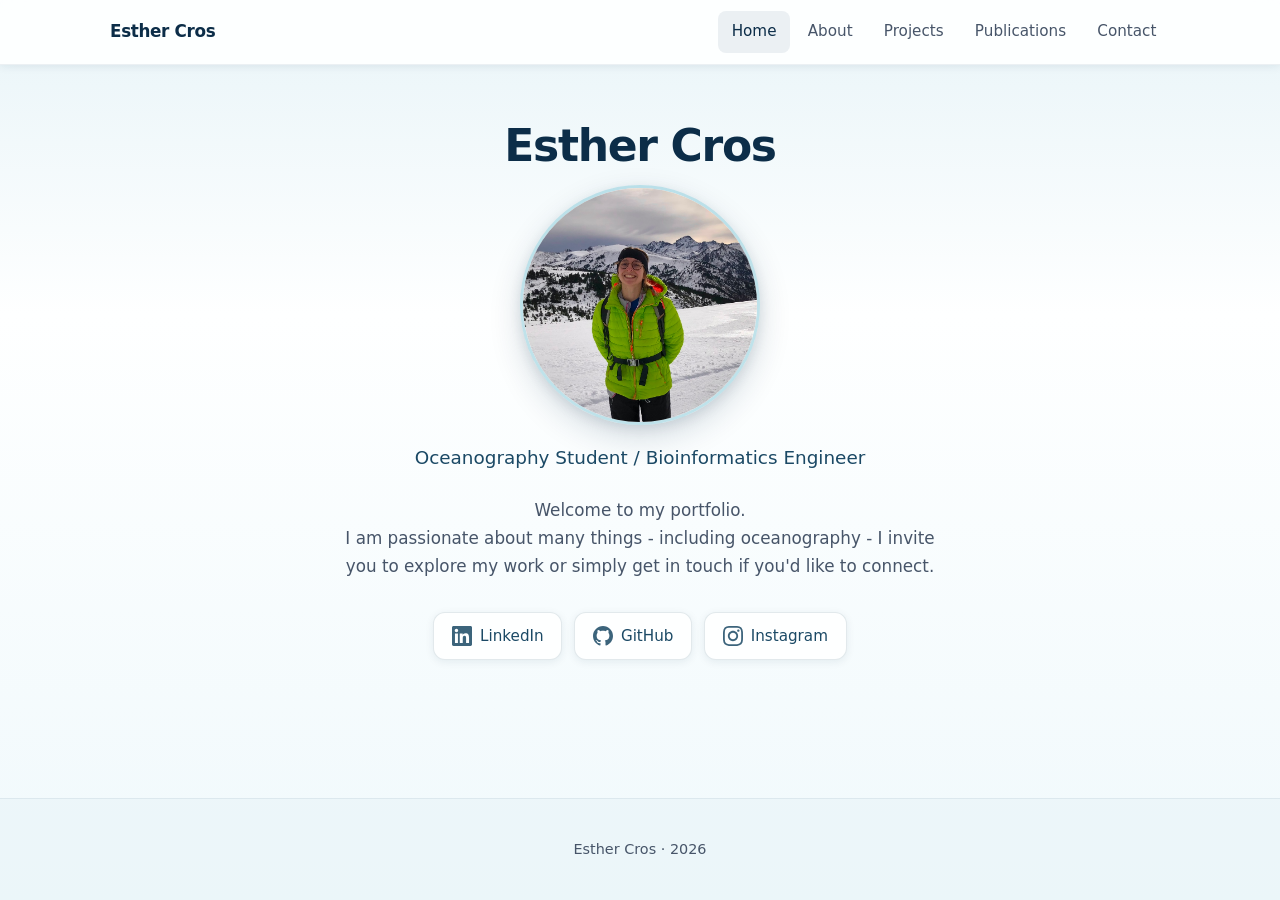
<file: index.html>
<!DOCTYPE html>
<html lang="en">
<head>
  <meta charset="UTF-8">
  <meta name="viewport" content="width=device-width, initial-scale=1.0">
  <meta name="description" content="Esther Cros — Oceanography student and bioinformatics engineer. Portfolio and background.">
  <title>Esther Cros — Portfolio</title>
  <link rel="stylesheet" href="css/style.css">
</head>
<body>
  <a class="skip-link" href="#main">Skip to content</a>
  <header class="site-header">
    <nav class="nav-inner" aria-label="Main">
      <a class="logo" href="index.html">Esther Cros</a>
      <button class="nav-toggle" type="button" aria-expanded="false" aria-controls="nav-menu" aria-label="Open menu">
        <span class="nav-toggle-icon"></span>
      </button>
      <ul id="nav-menu" class="nav-menu">
        <li><a href="index.html" class="active">Home</a></li>
        <li><a href="about.html">About</a></li>
        <li><a href="projects.html">Projects</a></li>
        <li><a href="publications.html">Publications</a></li>
        <li><a href="contact.html">Contact</a></li>
      </ul>
    </nav>
  </header>

  <main id="main">
    <section class="hero">
      <h1 class="hero-name">Esther Cros</h1>
      <figure class="hero-photo-wrap">
        <img class="hero-photo" src="images/profile.jpg" alt="Portrait of Esther Cros" width="240" height="240" loading="lazy">
      </figure>
      <p class="hero-role">Oceanography Student / Bioinformatics Engineer</p>
      <p class="hero-intro">
        Welcome to my portfolio.<br>
        I am passionate about many things - including oceanography - I invite you to explore my work or simply get in touch if you'd like to connect.
      </p>
      <div class="social-row">
        <a class="social-link" href="https://www.linkedin.com/in/esther-cros" target="_blank" rel="noopener noreferrer">
          <svg width="20" height="20" viewBox="0 0 24 24" fill="currentColor" aria-hidden="true"><path d="M20.447 20.452h-3.554v-5.569c0-1.328-.027-3.037-1.852-3.037-1.853 0-2.136 1.445-2.136 2.939v5.667H9.351V9h3.414v1.561h.046c.477-.9 1.637-1.85 3.37-1.85 3.601 0 4.267 2.37 4.267 5.455v6.286zM5.337 7.433c-1.144 0-2.063-.926-2.063-2.065 0-1.138.92-2.063 2.063-2.063 1.14 0 2.064.925 2.064 2.063 0 1.139-.925 2.065-2.064 2.065zm1.782 13.019H3.555V9h3.564v11.452zM22.225 0H1.771C.792 0 0 .774 0 1.729v20.542C0 23.227.792 24 1.771 24h20.451C23.2 24 24 23.227 24 22.271V1.729C24 .774 23.2 0 22.222 0h.003z"/></svg>
          LinkedIn
        </a>
        <a class="social-link" href="https://github.com/esthercrs" target="_blank" rel="noopener noreferrer">
          <svg width="20" height="20" viewBox="0 0 24 24" fill="currentColor" aria-hidden="true"><path d="M12 0c-6.626 0-12 5.373-12 12 0 5.302 3.438 9.8 8.207 11.387.599.111.793-.261.793-.577v-2.234c-3.338.726-4.033-1.416-4.033-1.416-.546-1.387-1.333-1.756-1.333-1.756-1.089-.745.083-.729.083-.729 1.205.084 1.839 1.237 1.839 1.237 1.07 1.834 2.807 1.304 3.492.997.107-.775.418-1.305.762-1.604-2.665-.305-5.467-1.334-5.467-5.931 0-1.311.469-2.381 1.236-3.221-.124-.303-.535-1.524.117-3.176 0 0 1.008-.322 3.301 1.23.957-.266 1.983-.399 3.003-.404 1.02.005 2.047.138 3.006.404 2.291-1.552 3.297-1.23 3.297-1.23.653 1.653.242 2.874.118 3.176.77.84 1.235 1.911 1.235 3.221 0 4.609-2.807 5.624-5.479 5.921.43.372.823 1.102.823 2.222v3.293c0 .319.192.694.801.576 4.765-1.589 8.199-6.086 8.199-11.386 0-6.627-5.373-12-12-12z"/></svg>
          GitHub
        </a>
        <a class="social-link" href="https://www.instagram.com/esther.crs" target="_blank" rel="noopener noreferrer">
          <svg width="20" height="20" viewBox="0 0 24 24" fill="currentColor" aria-hidden="true"><path d="M12 2.163c3.204 0 3.584.012 4.85.07 3.252.148 4.771 1.691 4.919 4.919.058 1.265.069 1.645.069 4.849 0 3.205-.012 3.584-.069 4.849-.149 3.225-1.664 4.771-4.919 4.919-1.266.058-1.644.07-4.85.07-3.204 0-3.584-.012-4.849-.07-3.26-.149-4.771-1.699-4.919-4.92-.058-1.265-.07-1.644-.07-4.849 0-3.204.013-3.583.07-4.849.149-3.227 1.664-4.771 4.919-4.919 1.266-.057 1.645-.069 4.849-.069zm0-2.163c-3.259 0-3.667.014-4.947.072-4.358.2-6.78 2.618-6.98 6.98-.059 1.281-.073 1.689-.073 4.948 0 3.259.014 3.668.072 4.948.2 4.358 2.618 6.78 6.98 6.98 1.281.058 1.689.072 4.948.072 3.259 0 3.668-.014 4.948-.072 4.354-.2 6.782-2.618 6.979-6.98.059-1.28.073-1.689.073-4.948 0-3.259-.014-3.667-.072-4.947-.196-4.354-2.617-6.78-6.979-6.98-1.281-.059-1.69-.073-4.949-.073zm0 5.838c-3.403 0-6.162 2.759-6.162 6.162s2.759 6.163 6.162 6.163 6.162-2.759 6.162-6.163c0-3.403-2.759-6.162-6.162-6.162zm0 10.162c-2.209 0-4-1.79-4-4 0-2.209 1.791-4 4-4s4 1.791 4 4c0 2.21-1.791 4-4 4zm6.406-11.845c-.796 0-1.441.645-1.441 1.44s.645 1.44 1.441 1.44c.795 0 1.439-.645 1.439-1.44s-.644-1.44-1.439-1.44z"/></svg>
          Instagram
        </a>
      </div>
    </section>
  </main>

  <footer class="site-footer">
    <p>Esther Cros · <span id="year"></span></p>
  </footer>
  <script src="js/main.js" defer></script>
</body>
</html>
</file>
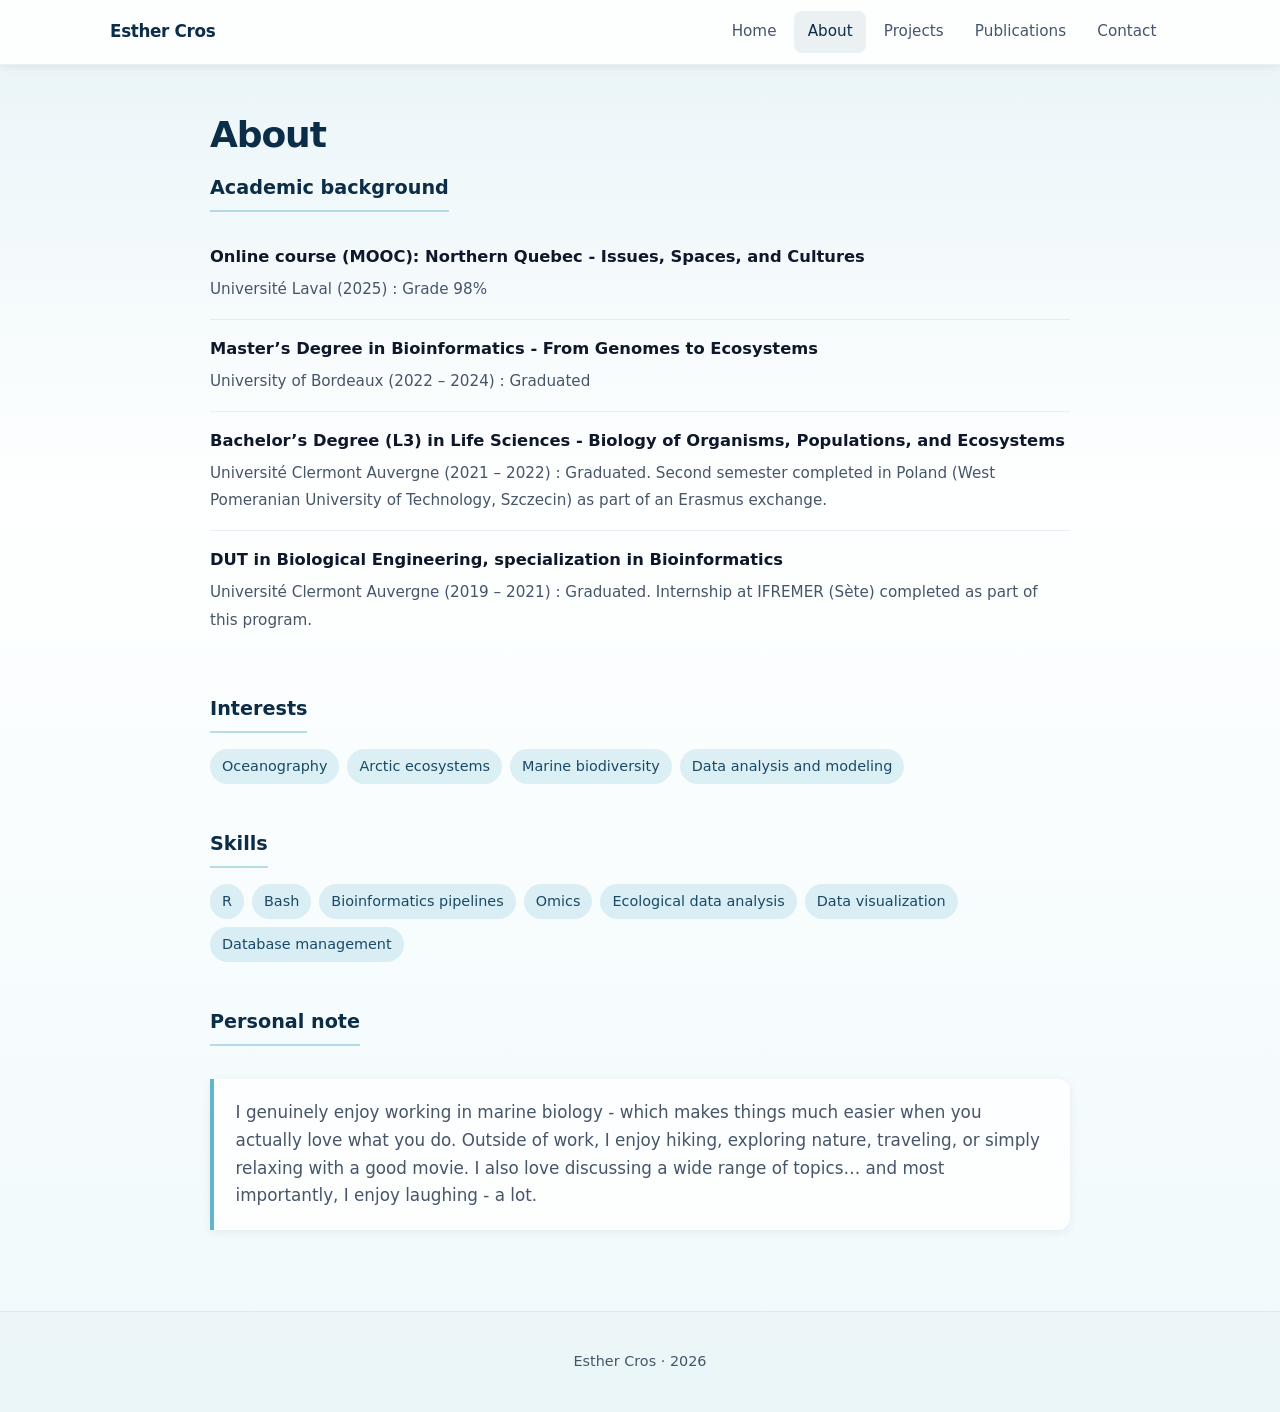
<file: about.html>
<!DOCTYPE html>
<html lang="en">
<head>
  <meta charset="UTF-8">
  <meta name="viewport" content="width=device-width, initial-scale=1.0">
  <meta name="description" content="Academic background, interests, and skills — Esther Cros.">
  <title>About — Esther Cros</title>
  <link rel="stylesheet" href="css/style.css">
</head>
<body>
  <a class="skip-link" href="#main">Skip to content</a>
  <header class="site-header">
    <nav class="nav-inner" aria-label="Main">
      <a class="logo" href="index.html">Esther Cros</a>
      <button class="nav-toggle" type="button" aria-expanded="false" aria-controls="nav-menu" aria-label="Open menu">
        <span class="nav-toggle-icon"></span>
      </button>
      <ul id="nav-menu" class="nav-menu">
        <li><a href="index.html">Home</a></li>
        <li><a href="about.html" class="active">About</a></li>
        <li><a href="projects.html">Projects</a></li>
        <li><a href="publications.html">Publications</a></li>
        <li><a href="contact.html">Contact</a></li>
      </ul>
    </nav>
  </header>

  <main id="main">
    <h1 class="page-title">About</h1>

    <section class="content-section" aria-labelledby="academic-heading">
      <h2 id="academic-heading" class="section-heading">Academic background</h2>
      <ul class="academic-list">
        <li class="academic-item">
          <strong>Online course (MOOC): Northern Quebec - Issues, Spaces, and Cultures</strong>
          <span class="academic-meta">Université Laval (2025) : Grade 98%</span>
        </li>
        <li class="academic-item">
          <strong>Master’s Degree in Bioinformatics - From Genomes to Ecosystems</strong>
          <span class="academic-meta">University of Bordeaux (2022 – 2024) : Graduated</span>
        </li>
        <li class="academic-item">
          <strong>Bachelor’s Degree (L3) in Life Sciences - Biology of Organisms, Populations, and Ecosystems</strong>
          <span class="academic-meta">Université Clermont Auvergne (2021 – 2022) : Graduated. Second semester completed in Poland (West Pomeranian University of Technology, Szczecin) as part of an Erasmus exchange.</span>
        </li>
        <li class="academic-item">
          <strong>DUT in Biological Engineering, specialization in Bioinformatics</strong>
          <span class="academic-meta">Université Clermont Auvergne (2019 – 2021) : Graduated. Internship at IFREMER (Sète) completed as part of this program.</span>
        </li>
      </ul>
    </section>

    <section class="content-section" aria-labelledby="interests-heading">
      <h2 id="interests-heading" class="section-heading">Interests</h2>
      <ul class="tag-list">
        <li class="tag">Oceanography</li>
        <li class="tag">Arctic ecosystems</li>
        <li class="tag">Marine biodiversity</li>
        <li class="tag">Data analysis and modeling</li>
      </ul>
    </section>

    <section class="content-section" aria-labelledby="skills-heading">
      <h2 id="skills-heading" class="section-heading">Skills</h2>
      <ul class="tag-list">
        <li class="tag">R</li>
        <li class="tag">Bash</li>
        <li class="tag">Bioinformatics pipelines</li>
        <li class="tag">Omics</li>
        <li class="tag">Ecological data analysis</li>
        <li class="tag">Data visualization</li>
        <li class="tag">Database management</li>
      </ul>
    </section>

    <section class="content-section" aria-labelledby="personal-heading">
      <h2 id="personal-heading" class="section-heading">Personal note</h2>
      <p class="personal-note">
        I genuinely enjoy working in marine biology - which makes things much easier when you actually love what you do.
        Outside of work, I enjoy hiking, exploring nature, traveling, or simply relaxing with a good movie.
        I also love discussing a wide range of topics… and most importantly, I enjoy laughing - a lot.
      </p>
    </section>
  </main>

  <footer class="site-footer">
    <p>Esther Cros · <span id="year"></span></p>
  </footer>
  <script src="js/main.js" defer></script>
</body>
</html>
</file>
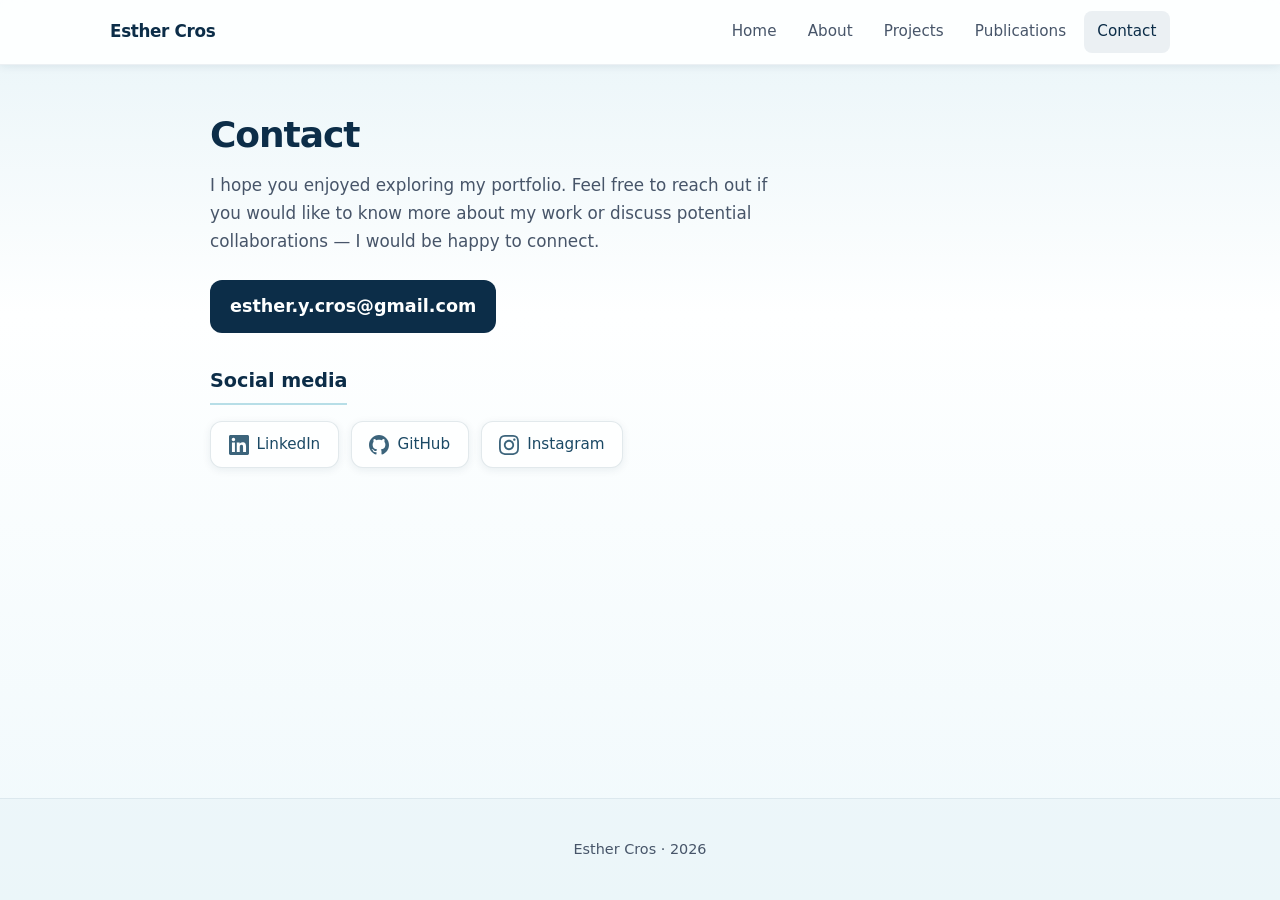
<file: contact.html>
<!DOCTYPE html>
<html lang="en">
<head>
  <meta charset="UTF-8">
  <meta name="viewport" content="width=device-width, initial-scale=1.0">
  <meta name="description" content="Contact Esther Cros.">
  <title>Contact — Esther Cros</title>
  <link rel="stylesheet" href="css/style.css">
</head>
<body>
  <a class="skip-link" href="#main">Skip to content</a>
  <header class="site-header">
    <nav class="nav-inner" aria-label="Main">
      <a class="logo" href="index.html">Esther Cros</a>
      <button class="nav-toggle" type="button" aria-expanded="false" aria-controls="nav-menu" aria-label="Open menu">
        <span class="nav-toggle-icon"></span>
      </button>
      <ul id="nav-menu" class="nav-menu">
        <li><a href="index.html">Home</a></li>
        <li><a href="about.html">About</a></li>
        <li><a href="projects.html">Projects</a></li>
        <li><a href="publications.html">Publications</a></li>
        <li><a href="contact.html" class="active">Contact</a></li>
      </ul>
    </nav>
  </header>

  <main id="main">
    <h1 class="page-title">Contact</h1>
    <p class="contact-lead">
      I hope you enjoyed exploring my portfolio.
      Feel free to reach out if you would like to know more about my work or discuss potential collaborations — I would be happy to connect.
    </p>
    <p class="contact-email-wrap">
      <a class="email-link" href="mailto:esther.y.cros@gmail.com">esther.y.cros@gmail.com</a>
    </p>

    <section class="contact-social" aria-labelledby="contact-social-heading">
      <h2 id="contact-social-heading" class="section-heading">Social media</h2>
      <div class="social-row contact-social-row">
        <a class="social-link" href="https://www.linkedin.com/in/esther-cros" target="_blank" rel="noopener noreferrer">
          <svg width="20" height="20" viewBox="0 0 24 24" fill="currentColor" aria-hidden="true"><path d="M20.447 20.452h-3.554v-5.569c0-1.328-.027-3.037-1.852-3.037-1.853 0-2.136 1.445-2.136 2.939v5.667H9.351V9h3.414v1.561h.046c.477-.9 1.637-1.85 3.37-1.85 3.601 0 4.267 2.37 4.267 5.455v6.286zM5.337 7.433c-1.144 0-2.063-.926-2.063-2.065 0-1.138.92-2.063 2.063-2.063 1.14 0 2.064.925 2.064 2.063 0 1.139-.925 2.065-2.064 2.065zm1.782 13.019H3.555V9h3.564v11.452zM22.225 0H1.771C.792 0 0 .774 0 1.729v20.542C0 23.227.792 24 1.771 24h20.451C23.2 24 24 23.227 24 22.271V1.729C24 .774 23.2 0 22.222 0h.003z"/></svg>
          LinkedIn
        </a>
        <a class="social-link" href="https://github.com/esthercrs" target="_blank" rel="noopener noreferrer">
          <svg width="20" height="20" viewBox="0 0 24 24" fill="currentColor" aria-hidden="true"><path d="M12 0c-6.626 0-12 5.373-12 12 0 5.302 3.438 9.8 8.207 11.387.599.111.793-.261.793-.577v-2.234c-3.338.726-4.033-1.416-4.033-1.416-.546-1.387-1.333-1.756-1.333-1.756-1.089-.745.083-.729.083-.729 1.205.084 1.839 1.237 1.839 1.237 1.07 1.834 2.807 1.304 3.492.997.107-.775.418-1.305.762-1.604-2.665-.305-5.467-1.334-5.467-5.931 0-1.311.469-2.381 1.236-3.221-.124-.303-.535-1.524.117-3.176 0 0 1.008-.322 3.301 1.23.957-.266 1.983-.399 3.003-.404 1.02.005 2.047.138 3.006.404 2.291-1.552 3.297-1.23 3.297-1.23.653 1.653.242 2.874.118 3.176.77.84 1.235 1.911 1.235 3.221 0 4.609-2.807 5.624-5.479 5.921.43.372.823 1.102.823 2.222v3.293c0 .319.192.694.801.576 4.765-1.589 8.199-6.086 8.199-11.386 0-6.627-5.373-12-12-12z"/></svg>
          GitHub
        </a>
        <a class="social-link" href="https://www.instagram.com/esther.crs" target="_blank" rel="noopener noreferrer">
          <svg width="20" height="20" viewBox="0 0 24 24" fill="currentColor" aria-hidden="true"><path d="M12 2.163c3.204 0 3.584.012 4.85.07 3.252.148 4.771 1.691 4.919 4.919.058 1.265.069 1.645.069 4.849 0 3.205-.012 3.584-.069 4.849-.149 3.225-1.664 4.771-4.919 4.919-1.266.058-1.644.07-4.85.07-3.204 0-3.584-.012-4.849-.07-3.26-.149-4.771-1.699-4.919-4.92-.058-1.265-.07-1.644-.07-4.849 0-3.204.013-3.583.07-4.849.149-3.227 1.664-4.771 4.919-4.919 1.266-.057 1.645-.069 4.849-.069zm0-2.163c-3.259 0-3.667.014-4.947.072-4.358.2-6.78 2.618-6.98 6.98-.059 1.281-.073 1.689-.073 4.948 0 3.259.014 3.668.072 4.948.2 4.358 2.618 6.78 6.98 6.98 1.281.058 1.689.072 4.948.072 3.259 0 3.668-.014 4.948-.072 4.354-.2 6.782-2.618 6.979-6.98.059-1.28.073-1.689.073-4.948 0-3.259-.014-3.667-.072-4.947-.196-4.354-2.617-6.78-6.979-6.98-1.281-.059-1.69-.073-4.949-.073zm0 5.838c-3.403 0-6.162 2.759-6.162 6.162s2.759 6.163 6.162 6.163 6.162-2.759 6.162-6.163c0-3.403-2.759-6.162-6.162-6.162zm0 10.162c-2.209 0-4-1.79-4-4 0-2.209 1.791-4 4-4s4 1.791 4 4c0 2.21-1.791 4-4 4zm6.406-11.845c-.796 0-1.441.645-1.441 1.44s.645 1.44 1.441 1.44c.795 0 1.439-.645 1.439-1.44s-.644-1.44-1.439-1.44z"/></svg>
          Instagram
        </a>
      </div>
    </section>
  </main>

  <footer class="site-footer">
    <p>Esther Cros · <span id="year"></span></p>
  </footer>
  <script src="js/main.js" defer></script>
</body>
</html>
</file>
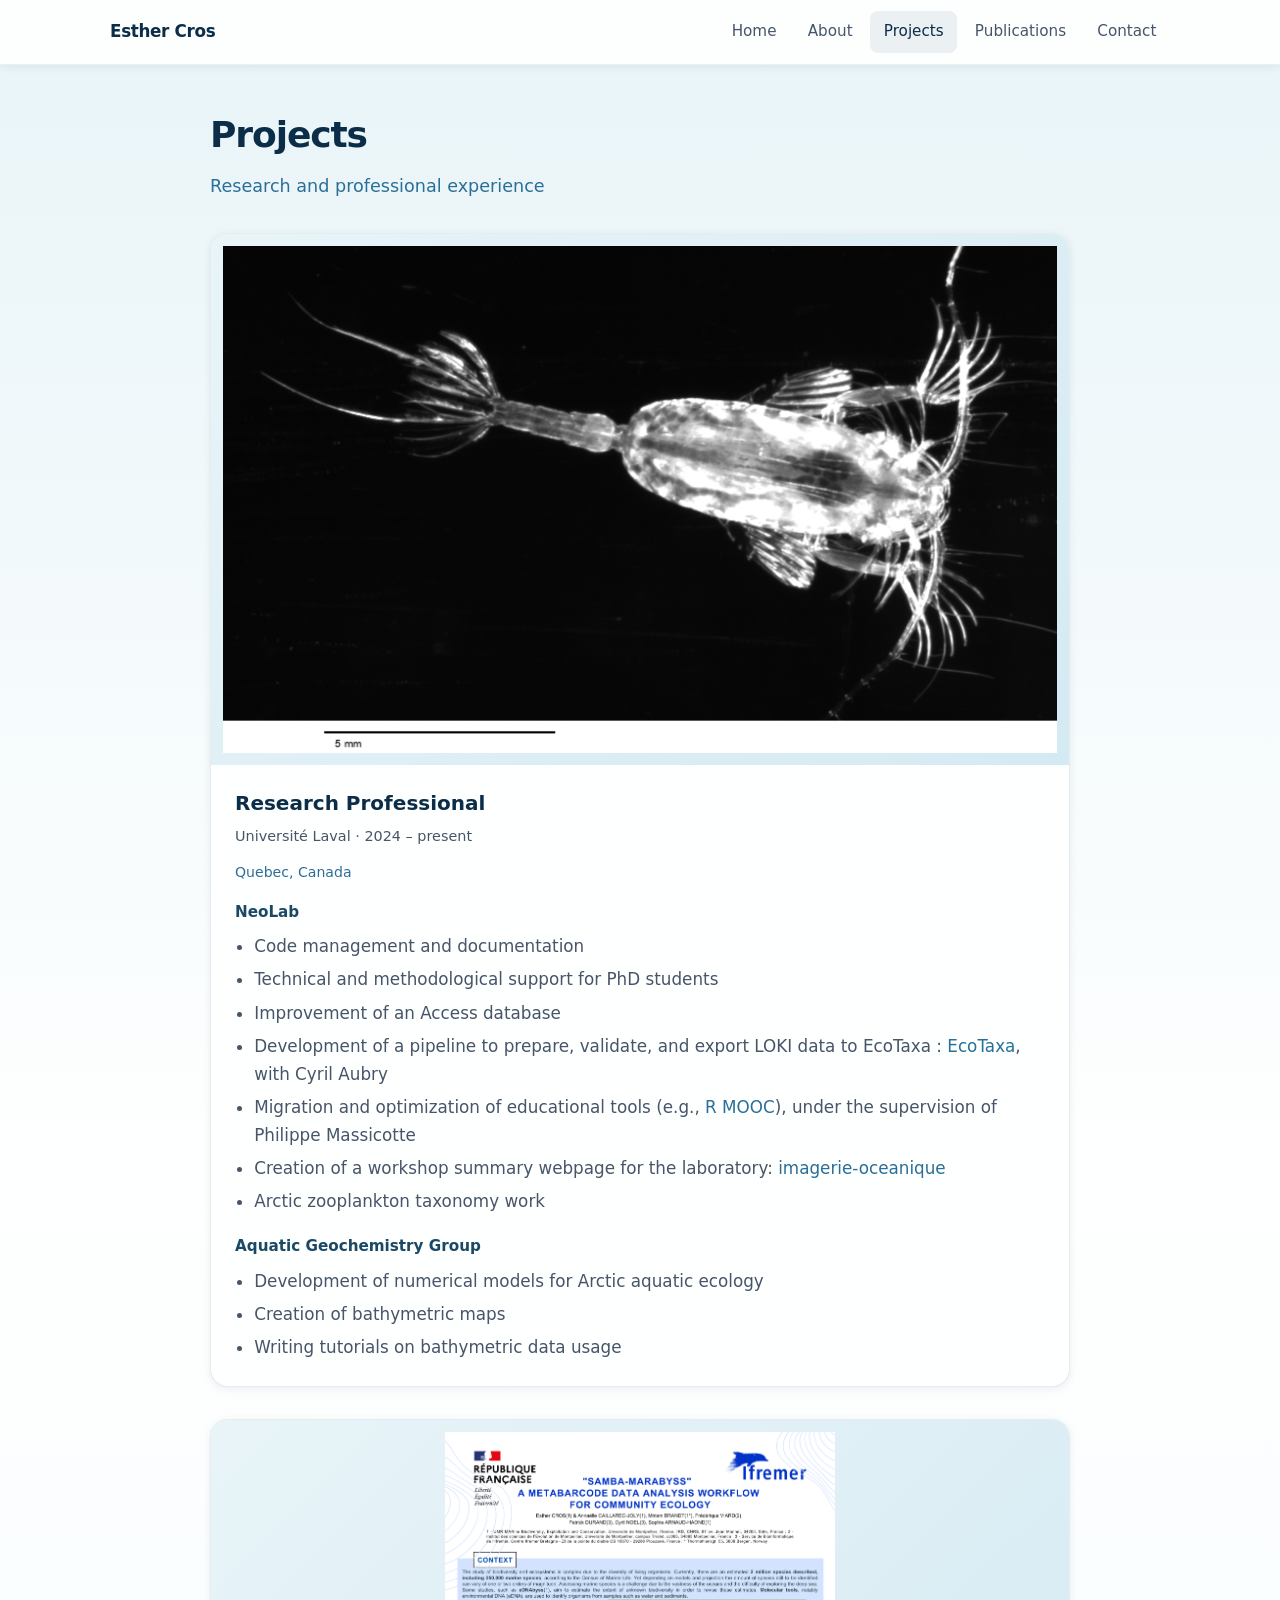
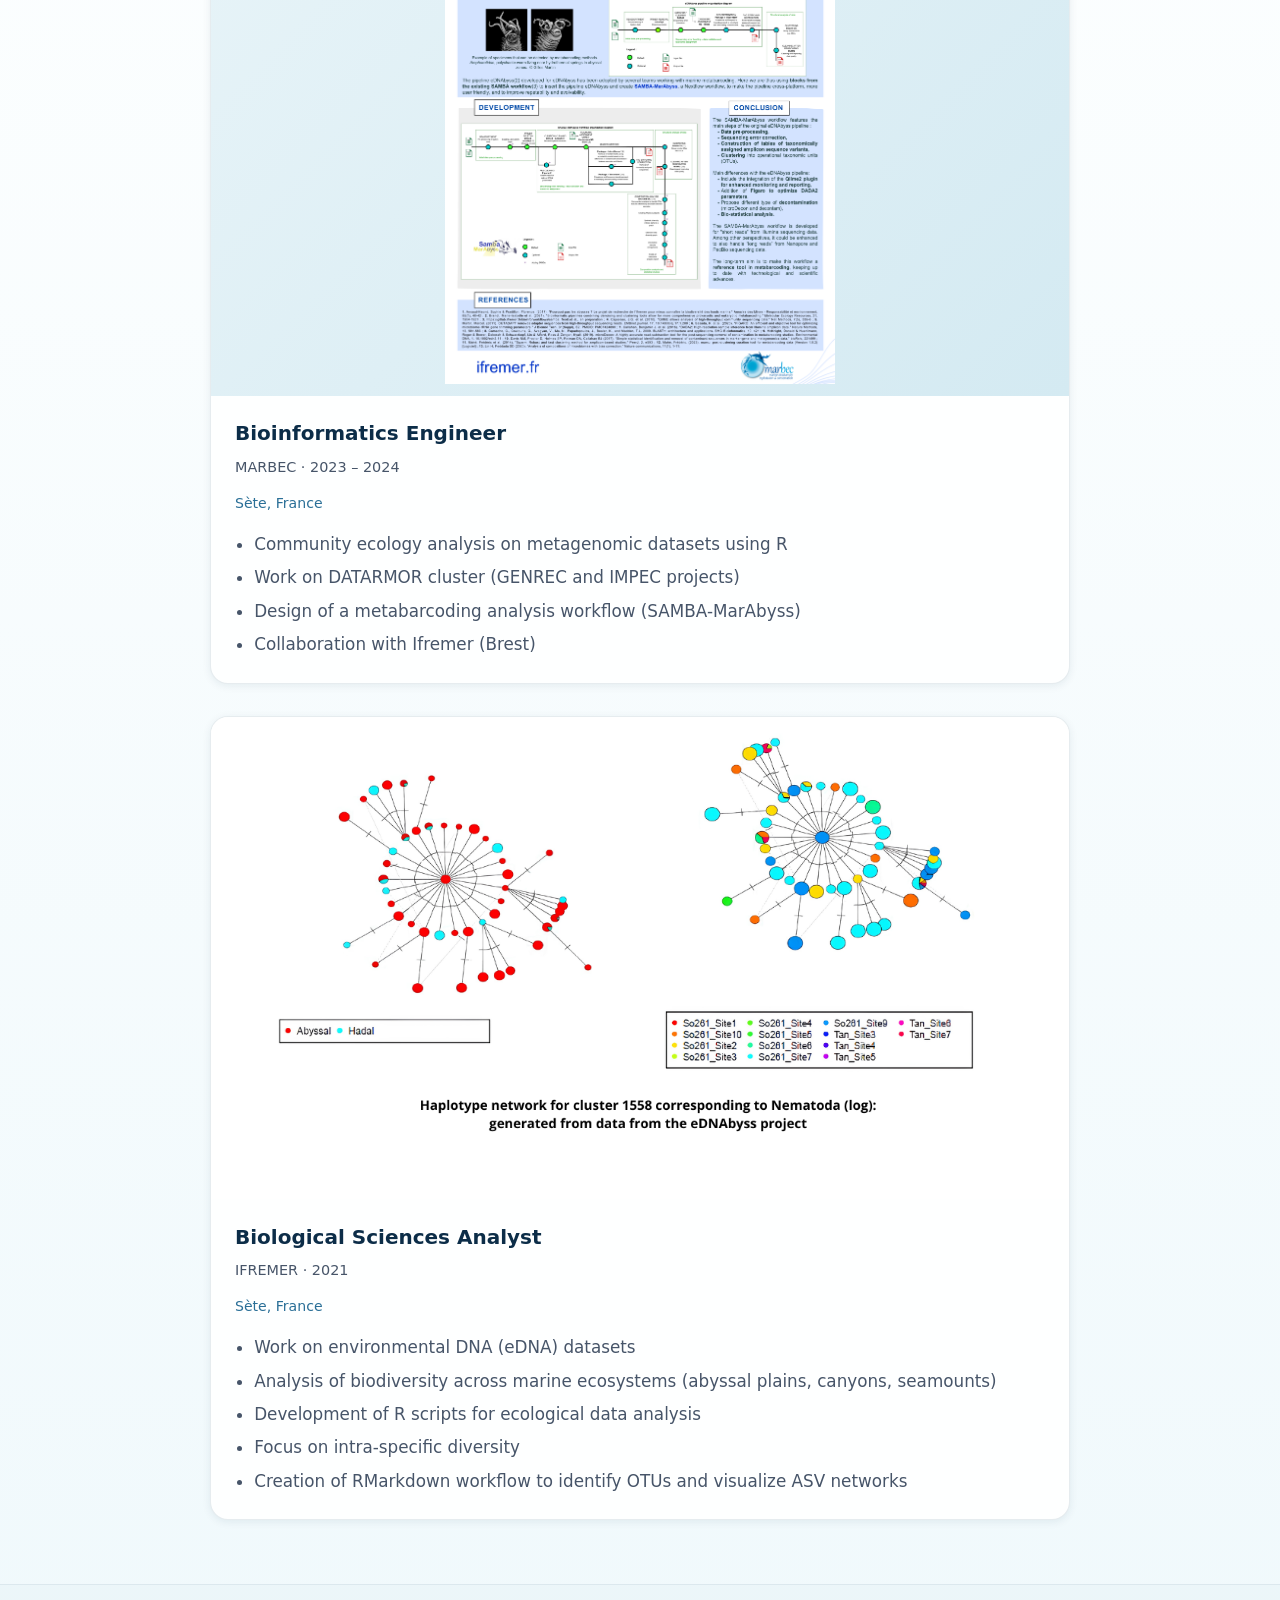
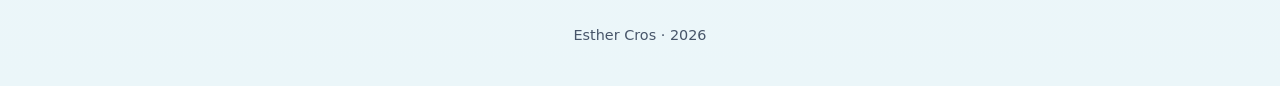
<file: projects.html>
<!DOCTYPE html>
<html lang="en">
<head>
  <meta charset="UTF-8">
  <meta name="viewport" content="width=device-width, initial-scale=1.0">
  <meta name="description" content="Research and professional projects — Esther Cros.">
  <title>Projects — Esther Cros</title>
  <link rel="stylesheet" href="css/style.css">
</head>
<body>
  <a class="skip-link" href="#main">Skip to content</a>
  <header class="site-header">
    <nav class="nav-inner" aria-label="Main">
      <a class="logo" href="index.html">Esther Cros</a>
      <button class="nav-toggle" type="button" aria-expanded="false" aria-controls="nav-menu" aria-label="Open menu">
        <span class="nav-toggle-icon"></span>
      </button>
      <ul id="nav-menu" class="nav-menu">
        <li><a href="index.html">Home</a></li>
        <li><a href="about.html">About</a></li>
        <li><a href="projects.html" class="active">Projects</a></li>
        <li><a href="publications.html">Publications</a></li>
        <li><a href="contact.html">Contact</a></li>
      </ul>
    </nav>
  </header>

  <main id="main">
    <h1 class="page-title">Projects</h1>
    <p class="page-subtitle">Research and professional experience</p>

    <div class="projects-grid">
      <article class="project-card">
        <div class="project-card-image project-card-image--full-poster">
          <img src="images/Cros_Esther_Paraeuchaeata.png" alt="Paraeuchaeata specimen image" width="1024" height="622" loading="lazy">
        </div>
        <div class="project-card-body">
          <h2 class="project-card-title">Research Professional</h2>
          <p class="project-card-meta">Université Laval · 2024 – present</p>
          <p class="project-location">Quebec, Canada</p>

          <div class="project-subsection">
            <h4>NeoLab</h4>
            <ul>
              <li>Code management and documentation</li>
              <li>Technical and methodological support for PhD students</li>
              <li>Improvement of an Access database</li>
              <li>Development of a pipeline to prepare, validate, and export LOKI data to EcoTaxa : <a href="https://github.com/Cyril-Aubry/EcoTaxa-LOKI-processing" target="_blank" rel="noopener noreferrer">EcoTaxa</a>, with Cyril Aubry</li>
              <li>Migration and optimization of educational tools (e.g., <a href="https://github.com/PMassicotte/capsules_r_ulaval2/tree/main" target="_blank" rel="noopener noreferrer">R MOOC</a>), under the supervision of Philippe Massicotte</li>
              <li>Creation of a workshop summary webpage for the laboratory: <a href="https://frederic-maps.fsg.ulaval.ca/imagerie-oceanique" target="_blank" rel="noopener noreferrer">imagerie-oceanique</a></li>
              <li>Arctic zooplankton taxonomy work</li>
            </ul>
          </div>

          <div class="project-subsection">
            <h4>Aquatic Geochemistry Group</h4>
            <ul>
              <li>Development of numerical models for Arctic aquatic ecology</li>
              <li>Creation of bathymetric maps</li>
              <li>Writing tutorials on bathymetric data usage</li>
            </ul>
          </div>
        </div>
      </article>

      <article class="project-card">
        <div class="project-card-image project-card-image--full-poster">
          <img src="images/project-samba.png" alt="SAMBA-MarAbyss metabarcoding workflow" width="1600" height="900" loading="lazy">
        </div>
        <div class="project-card-body">
          <h2 class="project-card-title">Bioinformatics Engineer</h2>
          <p class="project-card-meta">MARBEC · 2023 – 2024</p>
          <p class="project-location">Sète, France</p>
          <ul>
            <li>Community ecology analysis on metagenomic datasets using R</li>
            <li>Work on DATARMOR cluster (GENREC and IMPEC projects)</li>
            <li>Design of a metabarcoding analysis workflow (SAMBA-MarAbyss)</li>
            <li>Collaboration with Ifremer (Brest)</li>
          </ul>
        </div>
      </article>

      <article class="project-card">
        <div class="project-card-image">
          <img src="images/stage1.png" alt="" width="800" height="450" loading="lazy">
        </div>
        <div class="project-card-body">
          <h2 class="project-card-title">Biological Sciences Analyst</h2>
          <p class="project-card-meta">IFREMER · 2021</p>
          <p class="project-location">Sète, France</p>
          <ul>
            <li>Work on environmental DNA (eDNA) datasets</li>
            <li>Analysis of biodiversity across marine ecosystems (abyssal plains, canyons, seamounts)</li>
            <li>Development of R scripts for ecological data analysis</li>
            <li>Focus on intra-specific diversity</li>
            <li>Creation of RMarkdown workflow to identify OTUs and visualize ASV networks</li>
          </ul>
        </div>
      </article>
    </div>
  </main>

  <footer class="site-footer">
    <p>Esther Cros · <span id="year"></span></p>
  </footer>
  <script src="js/main.js" defer></script>
</body>
</html>
</file>
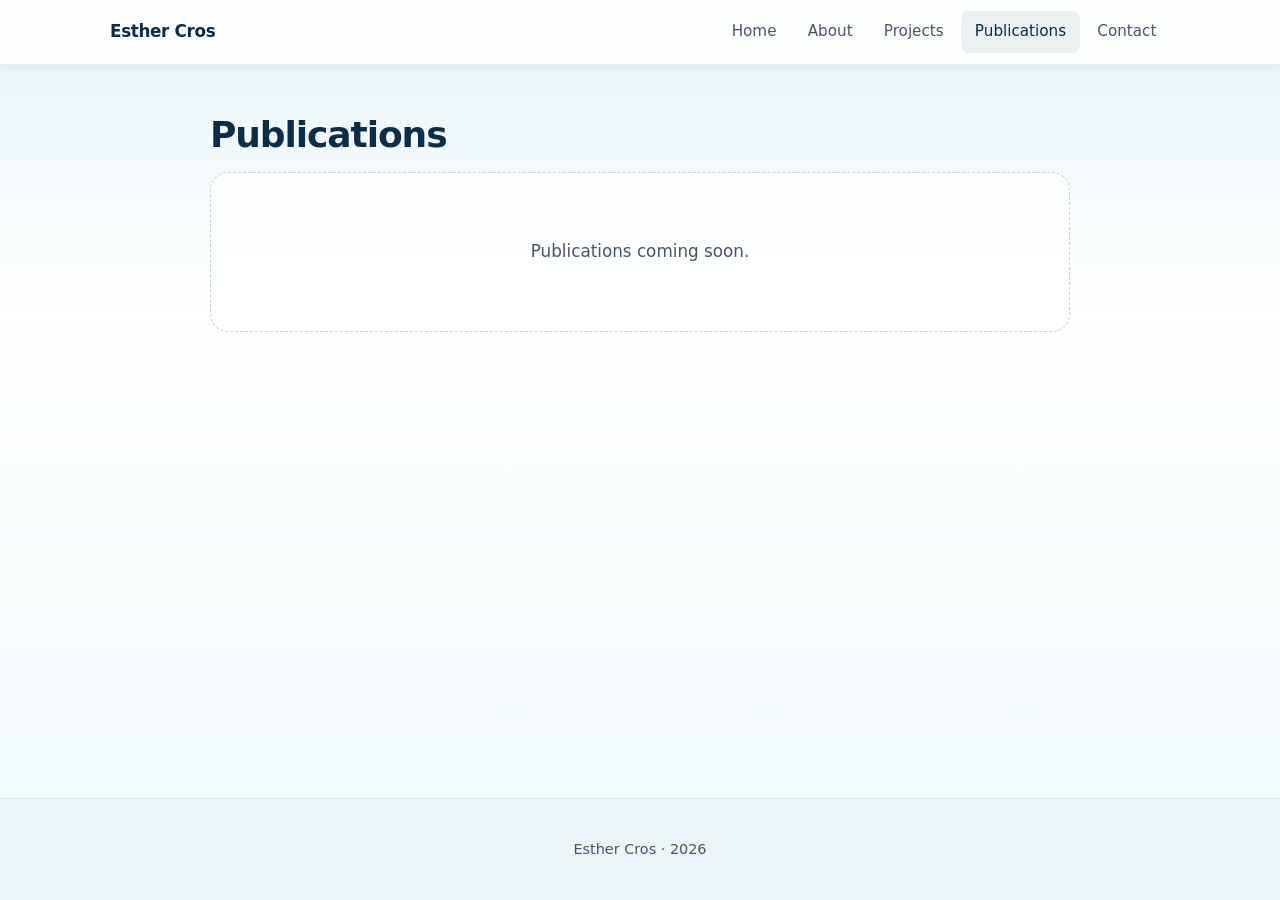
<file: publications.html>
<!DOCTYPE html>
<html lang="en">
<head>
  <meta charset="UTF-8">
  <meta name="viewport" content="width=device-width, initial-scale=1.0">
  <meta name="description" content="Publications — Esther Cros.">
  <title>Publications — Esther Cros</title>
  <link rel="stylesheet" href="css/style.css">
</head>
<body>
  <a class="skip-link" href="#main">Skip to content</a>
  <header class="site-header">
    <nav class="nav-inner" aria-label="Main">
      <a class="logo" href="index.html">Esther Cros</a>
      <button class="nav-toggle" type="button" aria-expanded="false" aria-controls="nav-menu" aria-label="Open menu">
        <span class="nav-toggle-icon"></span>
      </button>
      <ul id="nav-menu" class="nav-menu">
        <li><a href="index.html">Home</a></li>
        <li><a href="about.html">About</a></li>
        <li><a href="projects.html">Projects</a></li>
        <li><a href="publications.html" class="active">Publications</a></li>
        <li><a href="contact.html">Contact</a></li>
      </ul>
    </nav>
  </header>

  <main id="main">
    <h1 class="page-title">Publications</h1>
    <div class="placeholder-box">
      <p>Publications coming soon.</p>
    </div>
  </main>

  <footer class="site-footer">
    <p>Esther Cros · <span id="year"></span></p>
  </footer>
  <script src="js/main.js" defer></script>
</body>
</html>
</file>
<file: css/style.css>
/* Portfolio — customize colors and fonts via :root */
:root {
  --ocean-deep: #0c2d48;
  --ocean-mid: #1b4965;
  --ocean-light: #62b6cb;
  --ocean-mist: #e8f4f8;
  --ocean-white: #feffff;
  --text-primary: #0f172a;
  --text-muted: #475569;
  --accent: #2a6f97;
  --accent-hover: #1f5a7a;
  --shadow-sm: 0 2px 8px rgba(12, 45, 72, 0.08);
  --shadow-md: 0 8px 24px rgba(12, 45, 72, 0.12);
  --radius: 12px;
  --radius-lg: 18px;
  --transition: 0.25s ease;
  --max-width: 900px;
  --nav-height: 4rem;
}

*,
*::before,
*::after {
  box-sizing: border-box;
}

html {
  scroll-behavior: smooth;
}

body {
  margin: 0;
  font-family: system-ui, -apple-system, "Segoe UI", Roboto, "Helvetica Neue", Arial, sans-serif;
  font-size: 1.05rem;
  line-height: 1.65;
  color: var(--text-primary);
  background: linear-gradient(180deg, var(--ocean-mist) 0%, var(--ocean-white) 35%, #f0f9fc 100%);
  min-height: 100vh;
  display: flex;
  flex-direction: column;
}

a {
  color: var(--accent);
  text-decoration: none;
  transition: color var(--transition), opacity var(--transition);
}

a:hover {
  color: var(--accent-hover);
}

img {
  max-width: 100%;
  height: auto;
  display: block;
}

/* Skip link */
.skip-link {
  position: absolute;
  left: -9999px;
  z-index: 999;
  padding: 0.5rem 1rem;
  background: var(--ocean-deep);
  color: var(--ocean-white);
}

.skip-link:focus {
  left: 1rem;
  top: 1rem;
}

/* Header & nav */
.site-header {
  position: sticky;
  top: 0;
  z-index: 100;
  background: rgba(254, 255, 255, 0.92);
  backdrop-filter: blur(10px);
  border-bottom: 1px solid rgba(27, 73, 101, 0.08);
  box-shadow: var(--shadow-sm);
}

.nav-inner {
  max-width: 1100px;
  margin: 0 auto;
  padding: 0 1.25rem;
  height: var(--nav-height);
  display: flex;
  align-items: center;
  justify-content: space-between;
  gap: 1rem;
}

.logo {
  font-weight: 600;
  font-size: 1.05rem;
  color: var(--ocean-deep);
  letter-spacing: -0.02em;
  transition: opacity var(--transition);
}

.logo:hover {
  opacity: 0.85;
  color: var(--ocean-mid);
}

.nav-toggle {
  display: none;
  background: none;
  border: none;
  padding: 0.5rem;
  cursor: pointer;
  color: var(--ocean-deep);
}

.nav-toggle:focus-visible {
  outline: 2px solid var(--accent);
  outline-offset: 2px;
}

.nav-toggle-icon {
  display: block;
  width: 24px;
  height: 2px;
  background: currentColor;
  position: relative;
}

.nav-toggle-icon::before,
.nav-toggle-icon::after {
  content: "";
  position: absolute;
  left: 0;
  width: 100%;
  height: 2px;
  background: currentColor;
  transition: transform var(--transition);
}

.nav-toggle-icon::before {
  top: -7px;
}

.nav-toggle-icon::after {
  top: 7px;
}

.nav-menu {
  display: flex;
  align-items: center;
  gap: 0.25rem;
  list-style: none;
  margin: 0;
  padding: 0;
}

.nav-menu a {
  display: block;
  padding: 0.5rem 0.85rem;
  border-radius: 8px;
  color: var(--text-muted);
  font-weight: 500;
  font-size: 0.95rem;
}

.nav-menu a:hover {
  color: var(--ocean-deep);
  background: rgba(98, 182, 203, 0.12);
}

.nav-menu a.active {
  color: var(--ocean-deep);
  background: rgba(27, 73, 101, 0.08);
}

/* Main */
main {
  flex: 1;
  width: 100%;
  max-width: var(--max-width);
  margin: 0 auto;
  padding: 2.5rem 1.25rem 4rem;
}

.page-title {
  font-size: clamp(1.75rem, 4vw, 2.25rem);
  font-weight: 600;
  color: var(--ocean-deep);
  letter-spacing: -0.03em;
  margin: 0 0 0.5rem;
}

.page-subtitle {
  font-size: 1.1rem;
  color: var(--accent);
  font-weight: 500;
  margin: 0 0 2rem;
}

/* Home hero */
.hero {
  padding: 1rem 0 2rem;
  animation: fadeUp 0.6s ease forwards;
  text-align: center;
}

.hero-photo-wrap {
  margin: 0.85rem auto 1.1rem;
  width: fit-content;
  max-width: 100%;
}

.hero-photo {
  width: min(240px, 72vw);
  height: min(240px, 72vw);
  max-width: none;
  margin: 0 auto;
  border-radius: 50%;
  object-fit: cover;
  border: 3px solid rgba(98, 182, 203, 0.4);
  box-shadow:
    0 12px 32px rgba(12, 45, 72, 0.16),
    0 4px 12px rgba(12, 45, 72, 0.1);
  transition: transform var(--transition), box-shadow var(--transition);
}

.hero-photo-wrap:hover .hero-photo {
  transform: scale(1.03);
  box-shadow:
    0 16px 40px rgba(12, 45, 72, 0.2),
    0 6px 16px rgba(98, 182, 203, 0.22);
}

@keyframes fadeUp {
  from {
    opacity: 0;
    transform: translateY(12px);
  }
  to {
    opacity: 1;
    transform: translateY(0);
  }
}

.hero-name {
  font-size: clamp(2rem, 5vw, 2.75rem);
  font-weight: 700;
  color: var(--ocean-deep);
  letter-spacing: -0.03em;
  margin: 0 0 0.25rem;
  line-height: 1.15;
}

.hero-role {
  font-size: 1.15rem;
  color: var(--ocean-mid);
  font-weight: 500;
  margin: 0 0 1.5rem;
}

.hero-intro {
  max-width: 38rem;
  margin: 0 auto 2rem;
  color: var(--text-muted);
}

.social-row {
  display: flex;
  flex-wrap: wrap;
  gap: 0.75rem;
  justify-content: center;
}

.social-link {
  display: inline-flex;
  align-items: center;
  gap: 0.5rem;
  padding: 0.65rem 1.1rem;
  background: var(--ocean-white);
  border: 1px solid rgba(27, 73, 101, 0.12);
  border-radius: var(--radius);
  color: var(--ocean-mid);
  font-weight: 500;
  font-size: 0.95rem;
  box-shadow: var(--shadow-sm);
  transition: transform var(--transition), box-shadow var(--transition), border-color var(--transition);
}

.social-link:hover {
  transform: translateY(-2px);
  box-shadow: var(--shadow-md);
  border-color: rgba(42, 111, 151, 0.35);
  color: var(--accent);
}

.social-link svg {
  flex-shrink: 0;
  opacity: 0.85;
}

/* Sections (About) */
.content-section {
  margin-bottom: 2.75rem;
}

.content-section:last-child {
  margin-bottom: 0;
}

.section-heading {
  font-size: 1.2rem;
  font-weight: 600;
  color: var(--ocean-deep);
  margin: 0 0 1rem;
  padding-bottom: 0.4rem;
  border-bottom: 2px solid rgba(98, 182, 203, 0.45);
  display: inline-block;
}

.academic-list {
  list-style: none;
  margin: 0;
  padding: 0;
}

.academic-item {
  padding: 1rem 0;
  border-bottom: 1px solid rgba(27, 73, 101, 0.08);
}

.academic-item:last-child {
  border-bottom: none;
}

.academic-item strong {
  display: block;
  color: var(--text-primary);
  font-size: 1.02rem;
  margin-bottom: 0.25rem;
}

.academic-meta {
  font-size: 0.95rem;
  color: var(--text-muted);
}

.tag-list {
  display: flex;
  flex-wrap: wrap;
  gap: 0.5rem;
  margin: 0;
  padding: 0;
  list-style: none;
}

.tag {
  display: inline-block;
  padding: 0.35rem 0.75rem;
  background: rgba(98, 182, 203, 0.2);
  color: var(--ocean-mid);
  border-radius: 999px;
  font-size: 0.9rem;
  font-weight: 500;
  transition: background var(--transition), transform var(--transition);
}

.tag:hover {
  background: rgba(42, 111, 151, 0.15);
  transform: translateY(-1px);
}

.personal-note {
  background: rgba(254, 255, 255, 0.85);
  border-left: 4px solid var(--ocean-light);
  padding: 1.25rem 1.35rem;
  border-radius: 0 var(--radius) var(--radius) 0;
  color: var(--text-muted);
  box-shadow: var(--shadow-sm);
}

/* Project cards */
.projects-grid {
  display: grid;
  gap: 2rem;
}

.project-card {
  background: var(--ocean-white);
  border-radius: var(--radius-lg);
  overflow: hidden;
  border: 1px solid rgba(27, 73, 101, 0.1);
  box-shadow: var(--shadow-sm);
  transition: box-shadow var(--transition), transform var(--transition);
}

.project-card:hover {
  box-shadow: var(--shadow-md);
  transform: translateY(-3px);
}

.project-card-image {
  aspect-ratio: 16 / 9;
  background: linear-gradient(135deg, var(--ocean-mist) 0%, #d4eaf2 100%);
  overflow: hidden;
}

.project-card-image img {
  width: 100%;
  height: 100%;
  object-fit: cover;
}

.project-card-image--full-poster {
  aspect-ratio: auto;
  max-height: 36rem;
  display: flex;
  align-items: center;
  justify-content: center;
  padding: 0.75rem;
}

.project-card-image--full-poster img {
  width: 100%;
  height: auto;
  max-height: calc(36rem - 1.5rem);
  object-fit: contain;
}

.project-card-body {
  padding: 1.35rem 1.5rem 1.5rem;
}

.project-card-title {
  font-size: 1.25rem;
  font-weight: 600;
  color: var(--ocean-deep);
  margin: 0 0 0.35rem;
}

.project-card-meta {
  font-size: 0.9rem;
  color: var(--text-muted);
  margin: 0 0 0.75rem;
}

.project-location {
  font-size: 0.88rem;
  color: var(--accent);
  font-weight: 500;
  margin: 0 0 1rem;
}

.project-subsection {
  margin-top: 1.15rem;
}

.project-subsection:first-of-type {
  margin-top: 0.5rem;
}

.project-subsection h4 {
  font-size: 0.95rem;
  font-weight: 600;
  color: var(--ocean-mid);
  margin: 0 0 0.5rem;
}

.project-card ul {
  margin: 0;
  padding-left: 1.2rem;
  color: var(--text-muted);
}

.project-card li {
  margin-bottom: 0.35rem;
}

.project-card li:last-child {
  margin-bottom: 0;
}

/* Publications placeholder */
.placeholder-box {
  text-align: center;
  padding: 3rem 1.5rem;
  background: rgba(255, 255, 255, 0.7);
  border: 1px dashed rgba(27, 73, 101, 0.25);
  border-radius: var(--radius-lg);
  color: var(--text-muted);
}

/* Contact */
.contact-lead {
  color: var(--text-muted);
  max-width: 36rem;
  margin: 0 0 1.5rem;
}

.email-link {
  display: inline-flex;
  align-items: center;
  gap: 0.5rem;
  font-size: 1.1rem;
  font-weight: 600;
  padding: 0.75rem 1.25rem;
  background: var(--ocean-deep);
  color: var(--ocean-white) !important;
  border-radius: var(--radius);
  transition: background var(--transition), transform var(--transition), box-shadow var(--transition);
}

.email-link:hover {
  background: var(--ocean-mid);
  transform: translateY(-2px);
  box-shadow: var(--shadow-md);
}

.contact-email-wrap {
  margin: 0 0 0.25rem;
}

.contact-social {
  margin-top: 2rem;
  max-width: 36rem;
}

/* Align social buttons with Contact body text; Home hero uses default centered .social-row */
.contact-social-row {
  justify-content: flex-start;
}

/* Footer */
.site-footer {
  margin-top: auto;
  padding: 1.5rem 1.25rem;
  text-align: center;
  font-size: 0.9rem;
  color: var(--text-muted);
  border-top: 1px solid rgba(27, 73, 101, 0.08);
  background: rgba(232, 244, 248, 0.5);
}

/* Mobile nav */
@media (max-width: 768px) {
  .contact-social-row {
    justify-content: center;
  }

  .nav-toggle {
    display: block;
  }

  .nav-menu {
    position: fixed;
    top: var(--nav-height);
    left: 0;
    right: 0;
    flex-direction: column;
    align-items: stretch;
    padding: 1rem;
    background: rgba(254, 255, 255, 0.98);
    border-bottom: 1px solid rgba(27, 73, 101, 0.1);
    box-shadow: var(--shadow-md);
    gap: 0.25rem;
    transform: translateY(-120%);
    opacity: 0;
    visibility: hidden;
    transition: transform var(--transition), opacity var(--transition), visibility var(--transition);
  }

  .nav-menu.is-open {
    transform: translateY(0);
    opacity: 1;
    visibility: visible;
  }

  .nav-menu a {
    padding: 0.75rem 1rem;
  }
}

@media (prefers-reduced-motion: reduce) {
  html {
    scroll-behavior: auto;
  }

  *,
  *::before,
  *::after {
    animation-duration: 0.01ms !important;
    animation-iteration-count: 1 !important;
    transition-duration: 0.01ms !important;
  }
}
</file>
